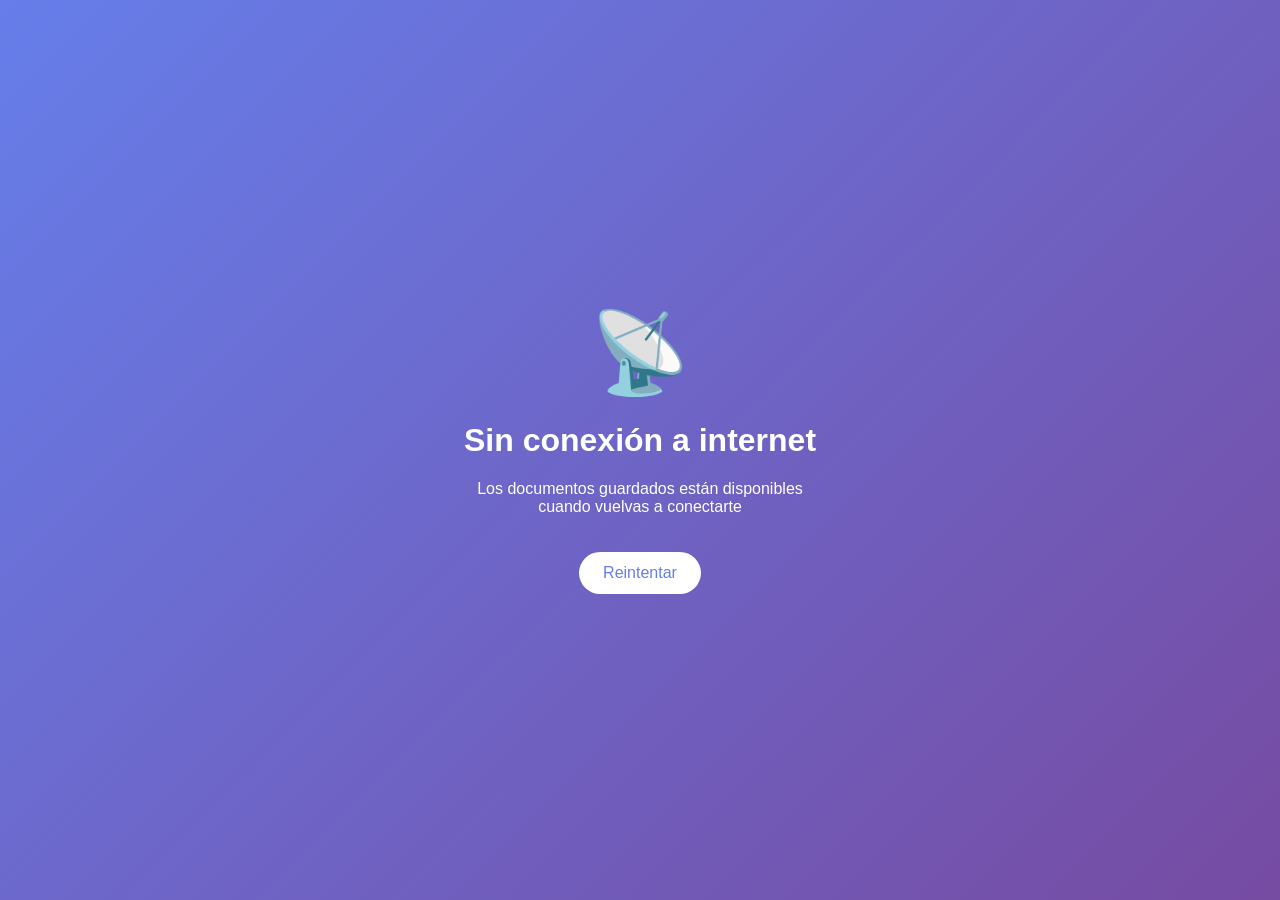
<file: Angelscanner/offline.html>
<!DOCTYPE html>
<html lang="es">
<head>
    <meta charset="UTF-8">
    <meta name="viewport" content="width=device-width, initial-scale=1.0">
    <title>Sin conexión - AngelScanner</title>
    <style>
        body {
            font-family: 'Segoe UI', Tahoma, Geneva, Verdana, sans-serif;
            display: flex;
            justify-content: center;
            align-items: center;
            height: 100vh;
            margin: 0;
            background: linear-gradient(135deg, #667eea 0%, #764ba2 100%);
            color: white;
        }
        .offline-container {
            text-align: center;
            padding: 20px;
        }
        .offline-icon {
            font-size: 80px;
            margin-bottom: 20px;
        }
        button {
            background: white;
            color: #667eea;
            border: none;
            padding: 12px 24px;
            border-radius: 50px;
            font-size: 16px;
            margin-top: 20px;
            cursor: pointer;
        }
    </style>
</head>
<body>
    <div class="offline-container">
        <div class="offline-icon">📡</div>
        <h1>Sin conexión a internet</h1>
        <p>Los documentos guardados están disponibles<br>cuando vuelvas a conectarte</p>
        <button onclick="location.reload()">Reintentar</button>
    </div>
</body>
</html>
</file>
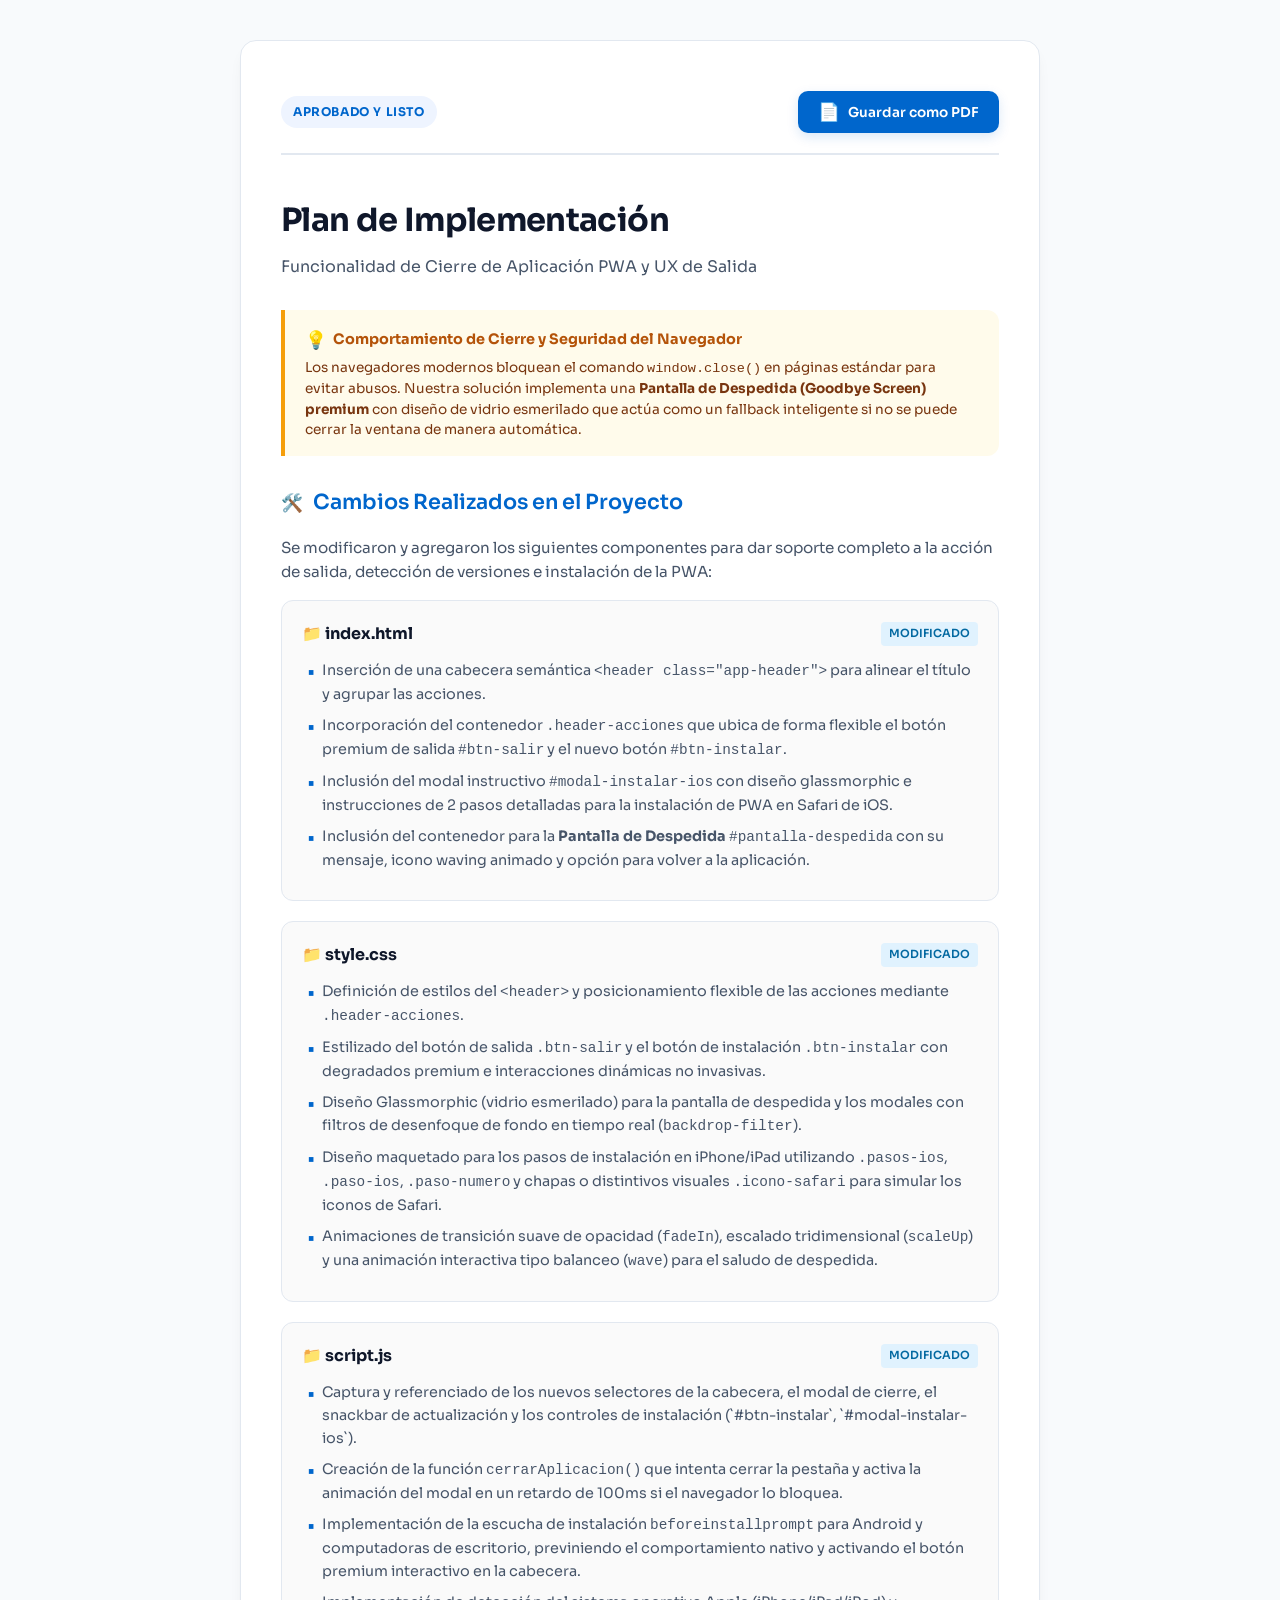
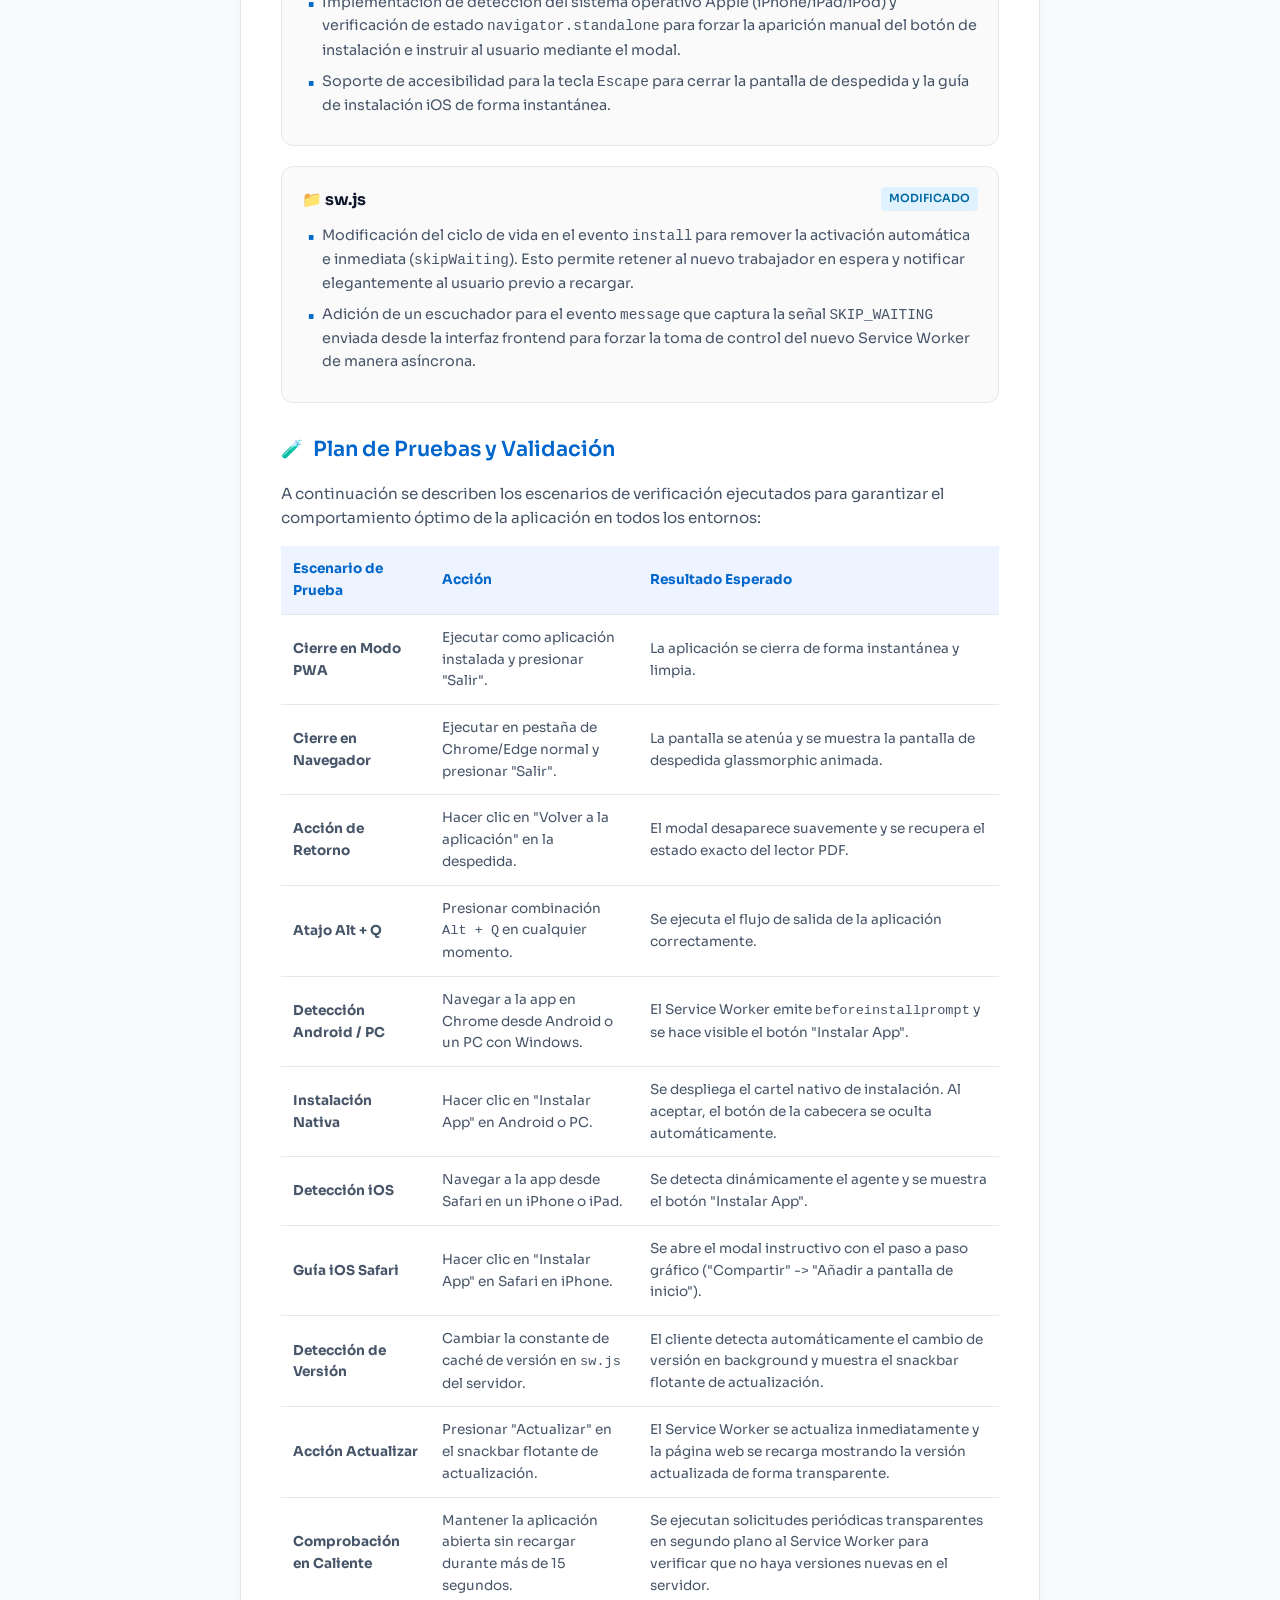
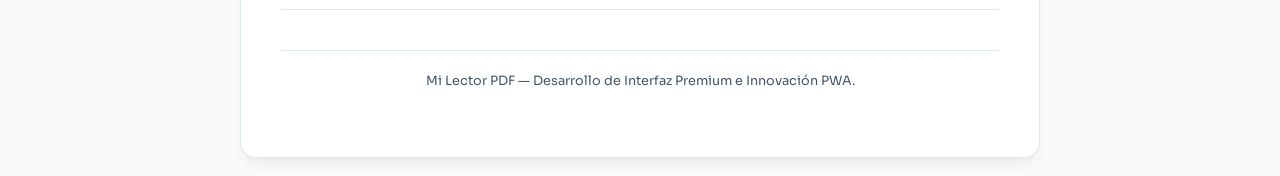
<file: mi-lector-pdf/plan-implementacion.html>
<!DOCTYPE html>
<html lang="es">
<head>
    <meta charset="UTF-8">
    <meta name="viewport" content="width=device-width, initial-scale=1.0">
    <title>Plan de Implementación - Mi Lector PDF</title>
    <link href="https://fonts.googleapis.com/css2?family=Sora:wght@300;400;500;600;700&display=swap" rel="stylesheet">
    <style>
        :root {
            --azul: #0066cc;
            --azul-hover: #0052a3;
            --azul-claro: #eef4ff;
            --texto-principal: #0f172a;
            --texto-secundario: #475569;
            --borde: #e2e8f0;
            --fondo-carta: #ffffff;
            --rojo-premium: #ef4444;
            --sombra: 0 10px 15px -3px rgba(0, 0, 0, 0.05), 0 4px 6px -4px rgba(0, 0, 0, 0.05);
        }

        * {
            box-sizing: border-box;
            margin: 0;
            padding: 0;
        }

        body {
            font-family: 'Sora', sans-serif;
            background-color: #f8fafc;
            color: var(--texto-principal);
            line-height: 1.6;
            padding: 40px 20px;
        }

        .documento-container {
            max-width: 800px;
            margin: 0 auto;
            background: var(--fondo-carta);
            border-radius: 16px;
            box-shadow: var(--sombra);
            border: 1px solid var(--borde);
            padding: 50px 40px;
            position: relative;
        }

        /* ── Barra de Acción Superior ── */
        .barra-accion {
            display: flex;
            justify-content: space-between;
            align-items: center;
            margin-bottom: 40px;
            border-bottom: 2px solid var(--borde);
            padding-bottom: 20px;
        }

        .badge {
            background-color: var(--azul-claro);
            color: var(--azul);
            font-size: 0.75rem;
            font-weight: 700;
            padding: 6px 12px;
            border-radius: 20px;
            text-transform: uppercase;
            letter-spacing: 0.05em;
        }

        .btn-imprimir {
            background-color: var(--azul);
            color: white;
            border: none;
            padding: 10px 20px;
            border-radius: 10px;
            font-family: 'Sora', sans-serif;
            font-size: 0.85rem;
            font-weight: 600;
            cursor: pointer;
            display: flex;
            align-items: center;
            gap: 8px;
            transition: all 0.2s ease;
            box-shadow: 0 4px 12px rgba(0, 102, 204, 0.15);
        }

        .btn-imprimir:hover {
            background-color: var(--azul-hover);
            transform: translateY(-1px);
            box-shadow: 0 6px 16px rgba(0, 102, 204, 0.25);
        }

        .btn-imprimir:active {
            transform: translateY(0);
        }

        /* ── Tipografía y Secciones ── */
        h1 {
            font-size: 2rem;
            font-weight: 700;
            color: var(--texto-principal);
            letter-spacing: -0.02em;
            margin-bottom: 8px;
        }

        .subtitulo-doc {
            font-size: 1rem;
            color: var(--texto-secundario);
            margin-bottom: 30px;
        }

        h2 {
            font-size: 1.3rem;
            font-weight: 600;
            color: var(--azul);
            margin-top: 30px;
            margin-bottom: 16px;
            display: flex;
            align-items: center;
            gap: 10px;
        }

        p {
            color: var(--texto-secundario);
            margin-bottom: 16px;
            font-size: 0.95rem;
        }

        /* ── Alertas Premium ── */
        .alerta-premium {
            background-color: #fffbeb;
            border-left: 4px solid #f59e0b;
            padding: 16px 20px;
            border-radius: 0 12px 12px 0;
            margin-bottom: 24px;
        }

        .alerta-premium-titulo {
            font-weight: 700;
            color: #b45309;
            font-size: 0.9rem;
            margin-bottom: 4px;
            display: flex;
            align-items: center;
            gap: 6px;
        }

        .alerta-premium-cuerpo {
            font-size: 0.85rem;
            color: #78350f;
            line-height: 1.5;
        }

        /* ── Componentes de los Cambios ── */
        .componente-bloque {
            border: 1px solid var(--borde);
            border-radius: 12px;
            padding: 20px;
            margin-bottom: 20px;
            background: #fafafa;
        }

        .componente-nombre {
            font-size: 1rem;
            font-weight: 700;
            color: var(--texto-principal);
            margin-bottom: 12px;
            display: flex;
            align-items: center;
            justify-content: space-between;
        }

        .modificacion-tipo {
            font-size: 0.7rem;
            font-weight: 600;
            padding: 3px 8px;
            border-radius: 4px;
            text-transform: uppercase;
        }

        .modificacion-tipo.modificar {
            background-color: #e0f2fe;
            color: #0369a1;
        }

        .modificacion-tipo.nuevo {
            background-color: #dcfce7;
            color: #15803d;
        }

        .lista-detalles {
            list-style-type: none;
        }

        .lista-detalles li {
            position: relative;
            padding-left: 20px;
            margin-bottom: 8px;
            font-size: 0.9rem;
            color: var(--texto-secundario);
        }

        .lista-detalles li::before {
            content: "•";
            color: var(--azul);
            font-size: 1.2rem;
            position: absolute;
            left: 5px;
            top: -2px;
        }

        /* ── Tabla de Verificación ── */
        table {
            width: 100%;
            border-collapse: collapse;
            margin-top: 16px;
            margin-bottom: 24px;
        }

        th, td {
            text-align: left;
            padding: 12px;
            border-bottom: 1px solid var(--borde);
            font-size: 0.85rem;
        }

        th {
            background-color: var(--azul-claro);
            color: var(--azul);
            font-weight: 700;
        }

        td {
            color: var(--texto-secundario);
        }

        .icono {
            font-size: 1.1rem;
        }

        /* ── Directiva de Impresión PDF ── */
        @media print {
            body {
                background-color: #ffffff;
                padding: 0;
            }

            .documento-container {
                box-shadow: none;
                border: none;
                padding: 0;
                max-width: 100%;
            }

            .barra-accion, .btn-imprimir {
                display: none !important; /* Ocultar botones en impresión */
            }

            h1 {
                font-size: 24pt;
                margin-top: 0;
            }

            h2 {
                page-break-after: avoid; /* Evitar que queden títulos huérfanos */
            }

            .componente-bloque {
                page-break-inside: avoid; /* Evitar romper bloques de cambio */
                background: #ffffff;
                border-color: #cbd5e1;
            }
        }
    </style>
</head>
<body>

    <div class="documento-container">
        <!-- Barra de Acción -->
        <div class="barra-accion">
            <span class="badge">Aprobado y Listo</span>
            <button class="btn-imprimir" onclick="window.print()">
                <span class="icono">📄</span> Guardar como PDF
            </button>
        </div>

        <!-- Título -->
        <h1>Plan de Implementación</h1>
        <p class="subtitulo-doc">Funcionalidad de Cierre de Aplicación PWA y UX de Salida</p>

        <!-- Contexto / Alerta -->
        <div class="alerta-premium">
            <div class="alerta-premium-titulo">
                <span class="icono">💡</span> Comportamiento de Cierre y Seguridad del Navegador
            </div>
            <div class="alerta-premium-cuerpo">
                Los navegadores modernos bloquean el comando <code>window.close()</code> en páginas estándar para evitar abusos. Nuestra solución implementa una <strong>Pantalla de Despedida (Goodbye Screen) premium</strong> con diseño de vidrio esmerilado que actúa como un fallback inteligente si no se puede cerrar la ventana de manera automática.
            </div>
        </div>

        <!-- Sección 1 -->
        <h2><span class="icono">🛠️</span> Cambios Realizados en el Proyecto</h2>
        <p>Se modificaron y agregaron los siguientes componentes para dar soporte completo a la acción de salida, detección de versiones e instalación de la PWA:</p>

        <!-- Bloque 1: index.html -->
        <div class="componente-bloque">
            <div class="componente-nombre">
                <span>📁 index.html</span>
                <span class="modificacion-tipo modificar">Modificado</span>
            </div>
            <ul class="lista-detalles">
                <li>Inserción de una cabecera semántica <code>&lt;header class="app-header"&gt;</code> para alinear el título y agrupar las acciones.</li>
                <li>Incorporación del contenedor <code>.header-acciones</code> que ubica de forma flexible el botón premium de salida <code>#btn-salir</code> y el nuevo botón <code>#btn-instalar</code>.</li>
                <li>Inclusión del modal instructivo <code>#modal-instalar-ios</code> con diseño glassmorphic e instrucciones de 2 pasos detalladas para la instalación de PWA en Safari de iOS.</li>
                <li>Inclusión del contenedor para la <strong>Pantalla de Despedida</strong> <code>#pantalla-despedida</code> con su mensaje, icono waving animado y opción para volver a la aplicación.</li>
            </ul>
        </div>

        <!-- Bloque 2: style.css -->
        <div class="componente-bloque">
            <div class="componente-nombre">
                <span>📁 style.css</span>
                <span class="modificacion-tipo modificar">Modificado</span>
            </div>
            <ul class="lista-detalles">
                <li>Definición de estilos del <code>&lt;header&gt;</code> y posicionamiento flexible de las acciones mediante <code>.header-acciones</code>.</li>
                <li>Estilizado del botón de salida <code>.btn-salir</code> y el botón de instalación <code>.btn-instalar</code> con degradados premium e interacciones dinámicas no invasivas.</li>
                <li>Diseño Glassmorphic (vidrio esmerilado) para la pantalla de despedida y los modales con filtros de desenfoque de fondo en tiempo real (<code>backdrop-filter</code>).</li>
                <li>Diseño maquetado para los pasos de instalación en iPhone/iPad utilizando <code>.pasos-ios</code>, <code>.paso-ios</code>, <code>.paso-numero</code> y chapas o distintivos visuales <code>.icono-safari</code> para simular los iconos de Safari.</li>
                <li>Animaciones de transición suave de opacidad (<code>fadeIn</code>), escalado tridimensional (<code>scaleUp</code>) y una animación interactiva tipo balanceo (<code>wave</code>) para el saludo de despedida.</li>
            </ul>
        </div>

        <!-- Bloque 3: script.js -->
        <div class="componente-bloque">
            <div class="componente-nombre">
                <span>📁 script.js</span>
                <span class="modificacion-tipo modificar">Modificado</span>
            </div>
            <ul class="lista-detalles">
                <li>Captura y referenciado de los nuevos selectores de la cabecera, el modal de cierre, el snackbar de actualización y los controles de instalación (`#btn-instalar`, `#modal-instalar-ios`).</li>
                <li>Creación de la función <code>cerrarAplicacion()</code> que intenta cerrar la pestaña y activa la animación del modal en un retardo de 100ms si el navegador lo bloquea.</li>
                <li>Implementación de la escucha de instalación <code>beforeinstallprompt</code> para Android y computadoras de escritorio, previniendo el comportamiento nativo y activando el botón premium interactivo en la cabecera.</li>
                <li>Implementación de detección del sistema operativo Apple (iPhone/iPad/iPod) y verificación de estado <code>navigator.standalone</code> para forzar la aparición manual del botón de instalación e instruir al usuario mediante el modal.</li>
                <li>Soporte de accesibilidad para la tecla <code>Escape</code> para cerrar la pantalla de despedida y la guía de instalación iOS de forma instantánea.</li>
            </ul>
        </div>

        <!-- Bloque 4: sw.js -->
        <div class="componente-bloque">
            <div class="componente-nombre">
                <span>📁 sw.js</span>
                <span class="modificacion-tipo modificar">Modificado</span>
            </div>
            <ul class="lista-detalles">
                <li>Modificación del ciclo de vida en el evento <code>install</code> para remover la activación automática e inmediata (<code>skipWaiting</code>). Esto permite retener al nuevo trabajador en espera y notificar elegantemente al usuario previo a recargar.</li>
                <li>Adición de un escuchador para el evento <code>message</code> que captura la señal <code>SKIP_WAITING</code> enviada desde la interfaz frontend para forzar la toma de control del nuevo Service Worker de manera asíncrona.</li>
            </ul>
        </div>

        <!-- Sección 2 -->
        <h2><span class="icono">🧪</span> Plan de Pruebas y Validación</h2>
        <p>A continuación se describen los escenarios de verificación ejecutados para garantizar el comportamiento óptimo de la aplicación en todos los entornos:</p>

        <table>
            <thead>
                <tr>
                    <th>Escenario de Prueba</th>
                    <th>Acción</th>
                    <th>Resultado Esperado</th>
                </tr>
            </thead>
            <tbody>
                <tr>
                    <td><strong>Cierre en Modo PWA</strong></td>
                    <td>Ejecutar como aplicación instalada y presionar "Salir".</td>
                    <td>La aplicación se cierra de forma instantánea y limpia.</td>
                </tr>
                <tr>
                    <td><strong>Cierre en Navegador</strong></td>
                    <td>Ejecutar en pestaña de Chrome/Edge normal y presionar "Salir".</td>
                    <td>La pantalla se atenúa y se muestra la pantalla de despedida glassmorphic animada.</td>
                </tr>
                <tr>
                    <td><strong>Acción de Retorno</strong></td>
                    <td>Hacer clic en "Volver a la aplicación" en la despedida.</td>
                    <td>El modal desaparece suavemente y se recupera el estado exacto del lector PDF.</td>
                </tr>
                <tr>
                    <td><strong>Atajo Alt + Q</strong></td>
                    <td>Presionar combinación <code>Alt + Q</code> en cualquier momento.</td>
                    <td>Se ejecuta el flujo de salida de la aplicación correctamente.</td>
                </tr>
                <tr>
                    <td><strong>Detección Android / PC</strong></td>
                    <td>Navegar a la app en Chrome desde Android o un PC con Windows.</td>
                    <td>El Service Worker emite <code>beforeinstallprompt</code> y se hace visible el botón "Instalar App".</td>
                </tr>
                <tr>
                    <td><strong>Instalación Nativa</strong></td>
                    <td>Hacer clic en "Instalar App" en Android o PC.</td>
                    <td>Se despliega el cartel nativo de instalación. Al aceptar, el botón de la cabecera se oculta automáticamente.</td>
                </tr>
                <tr>
                    <td><strong>Detección iOS</strong></td>
                    <td>Navegar a la app desde Safari en un iPhone o iPad.</td>
                    <td>Se detecta dinámicamente el agente y se muestra el botón "Instalar App".</td>
                </tr>
                <tr>
                    <td><strong>Guía iOS Safari</strong></td>
                    <td>Hacer clic en "Instalar App" en Safari en iPhone.</td>
                    <td>Se abre el modal instructivo con el paso a paso gráfico ("Compartir" -> "Añadir a pantalla de inicio").</td>
                </tr>
                <tr>
                    <td><strong>Detección de Versión</strong></td>
                    <td>Cambiar la constante de caché de versión en <code>sw.js</code> del servidor.</td>
                    <td>El cliente detecta automáticamente el cambio de versión en background y muestra el snackbar flotante de actualización.</td>
                </tr>
                <tr>
                    <td><strong>Acción Actualizar</strong></td>
                    <td>Presionar "Actualizar" en el snackbar flotante de actualización.</td>
                    <td>El Service Worker se actualiza inmediatamente y la página web se recarga mostrando la versión actualizada de forma transparente.</td>
                </tr>
                <tr>
                    <td><strong>Comprobación en Caliente</strong></td>
                    <td>Mantener la aplicación abierta sin recargar durante más de 15 segundos.</td>
                    <td>Se ejecutan solicitudes periódicas transparentes en segundo plano al Service Worker para verificar que no haya versiones nuevas en el servidor.</td>
                </tr>
            </tbody>
        </table>
        
        <p style="text-align: center; font-size: 0.8rem; margin-top: 40px; border-top: 1px solid var(--borde); padding-top: 20px; color: var(--texto-secundario);">
            Mi Lector PDF — Desarrollo de Interfaz Premium e Innovación PWA.
        </p>
    </div>

</body>
</html>
</file>
